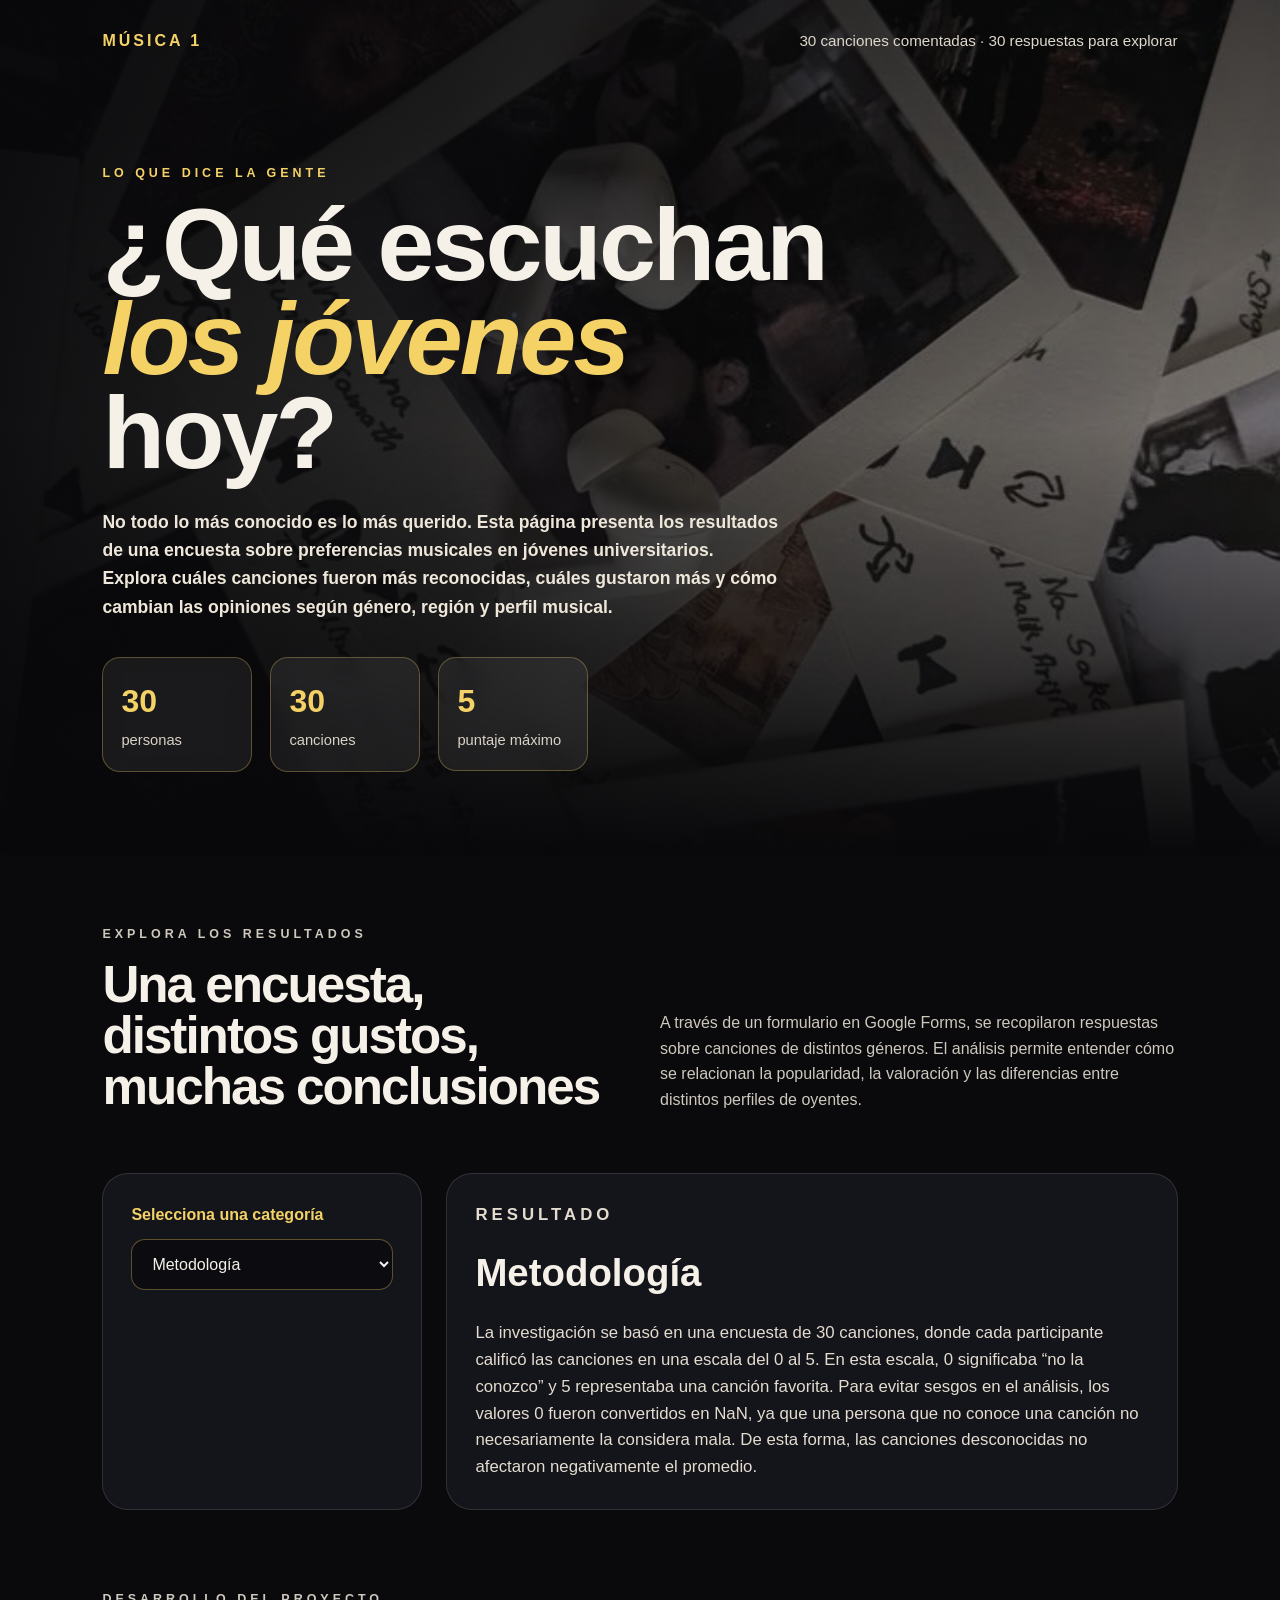
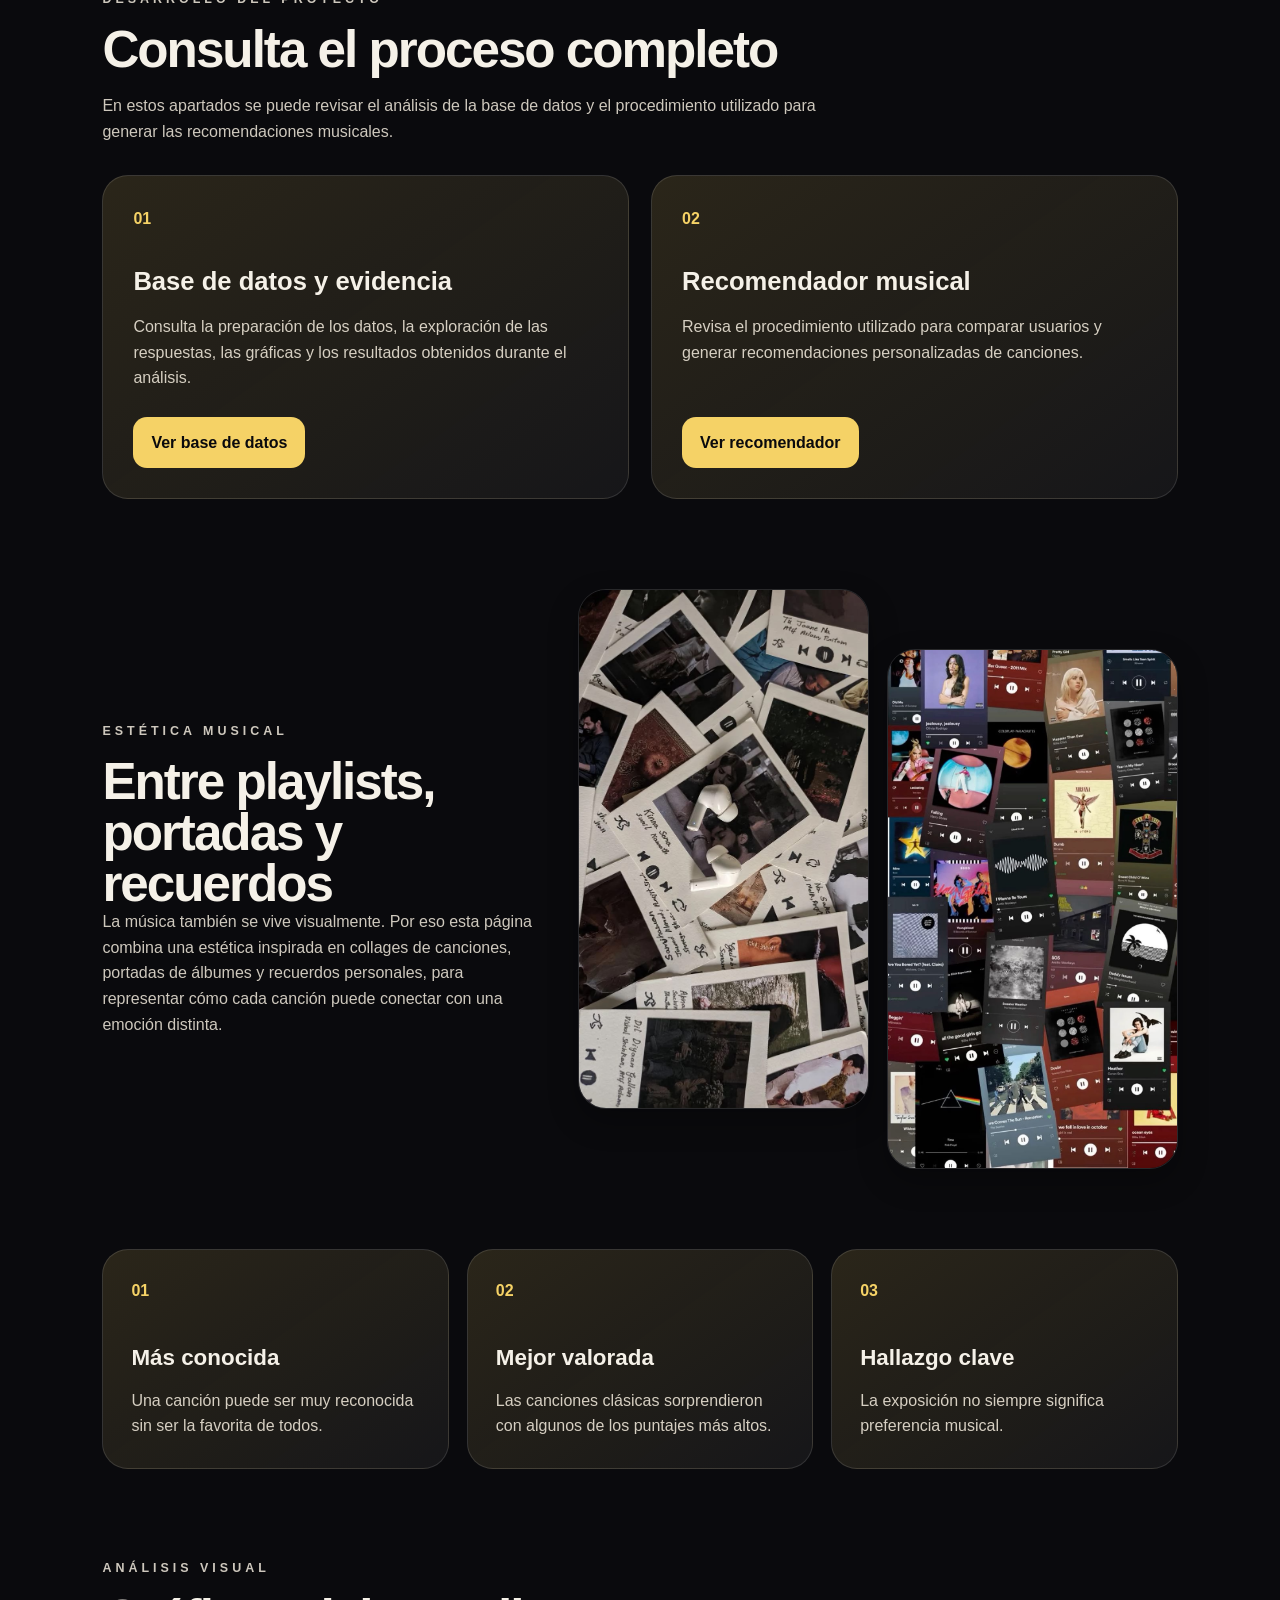
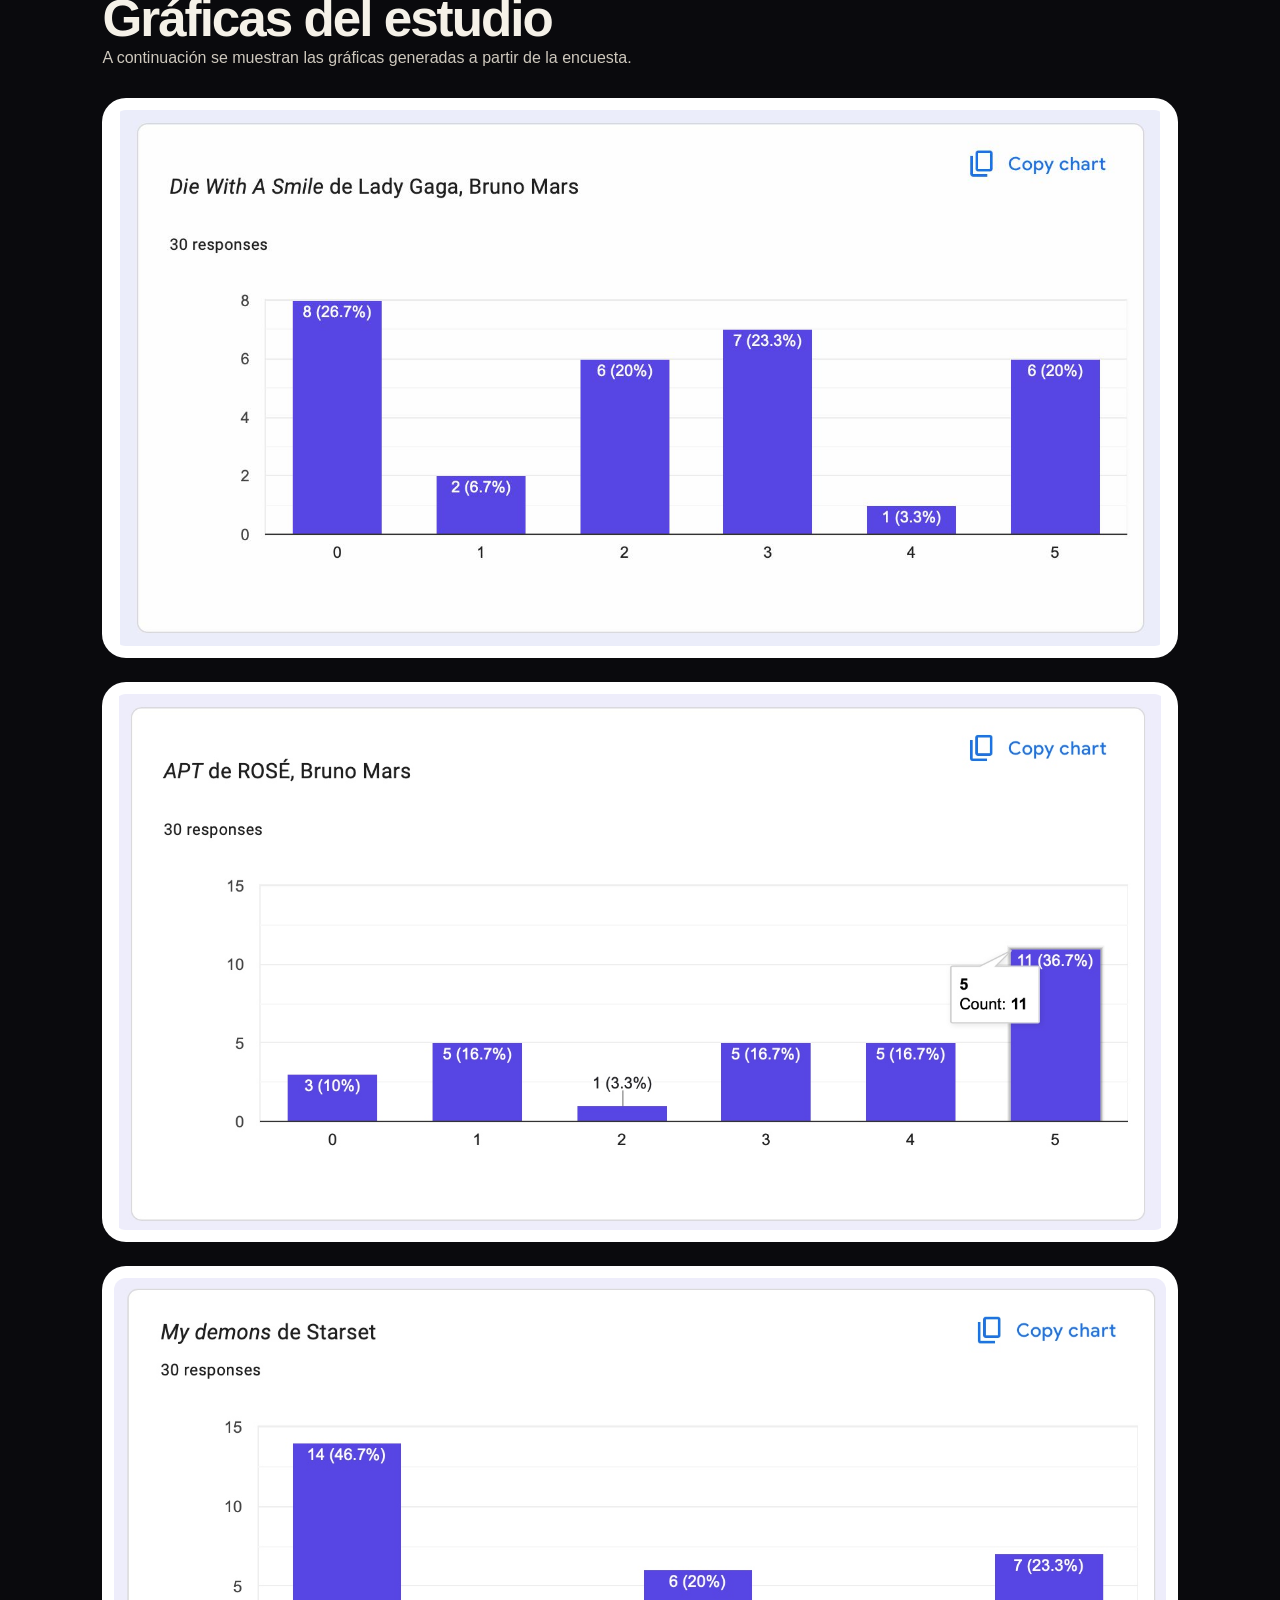
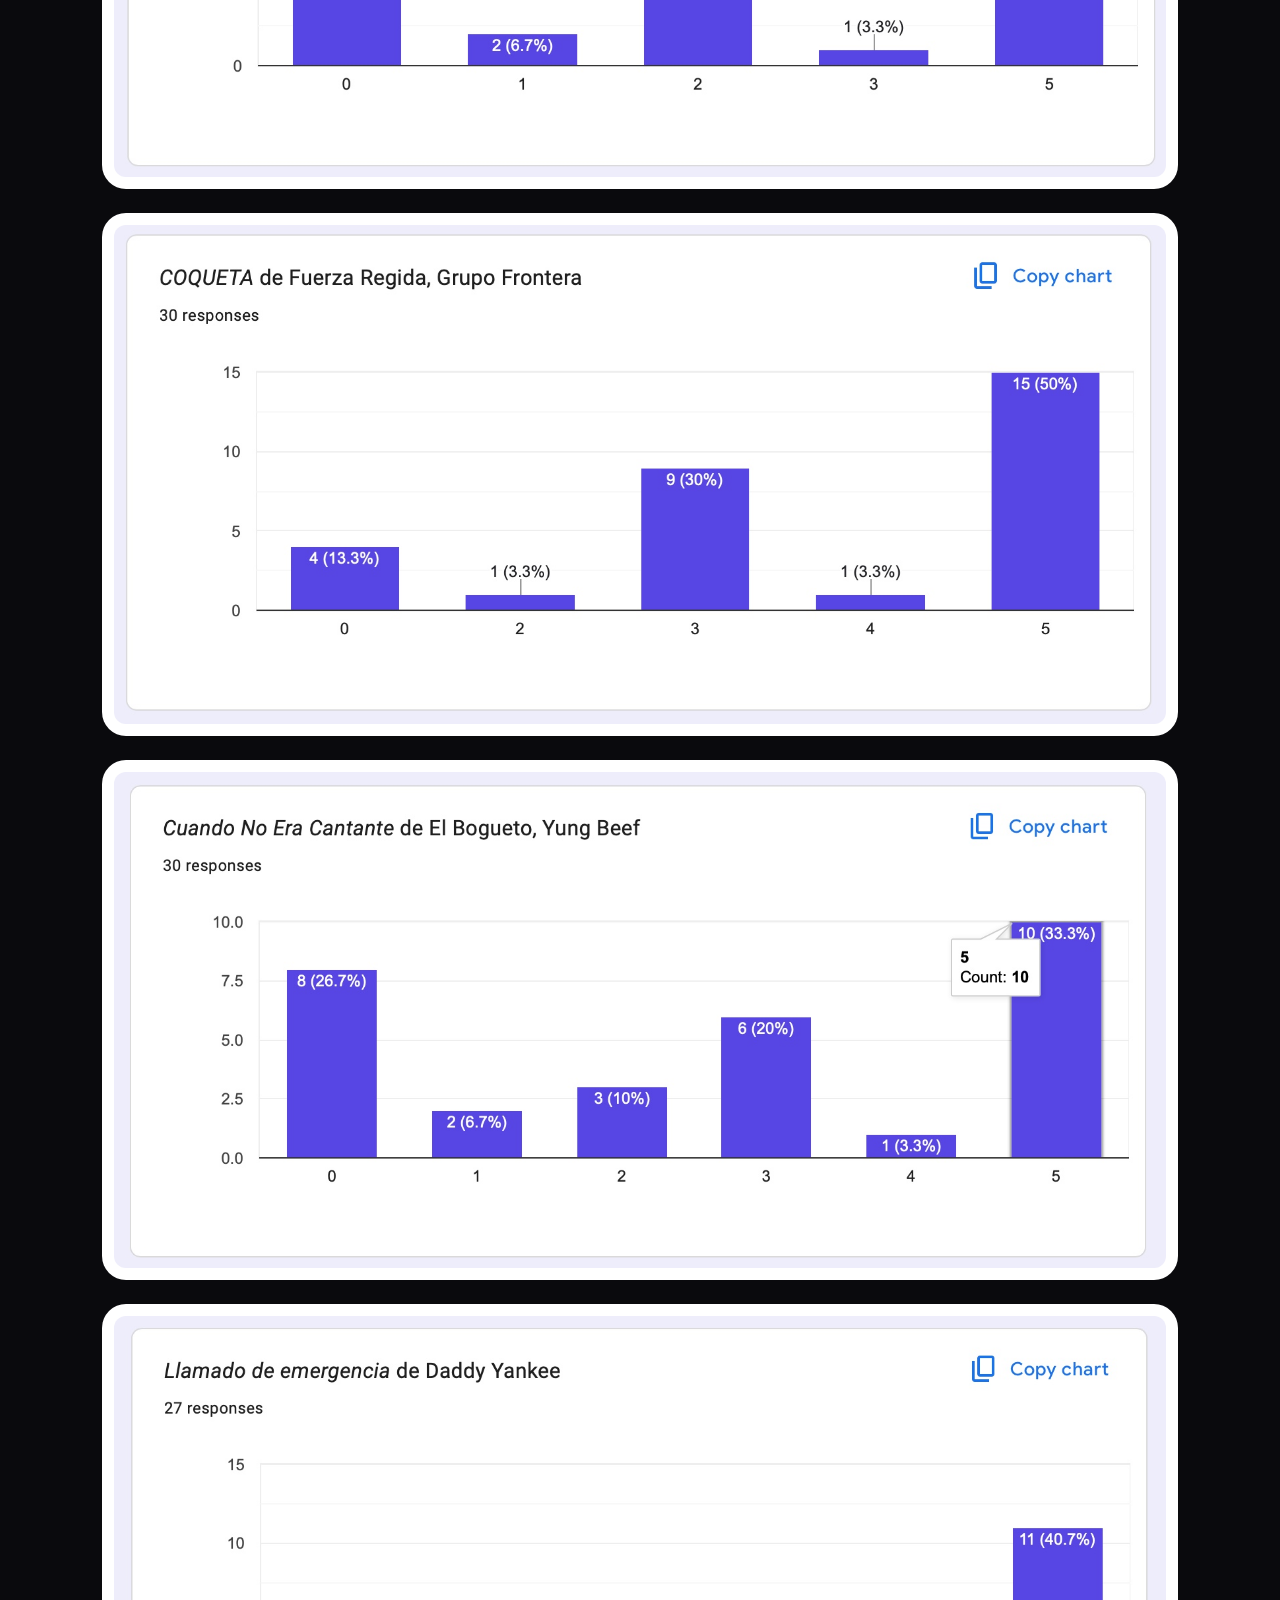
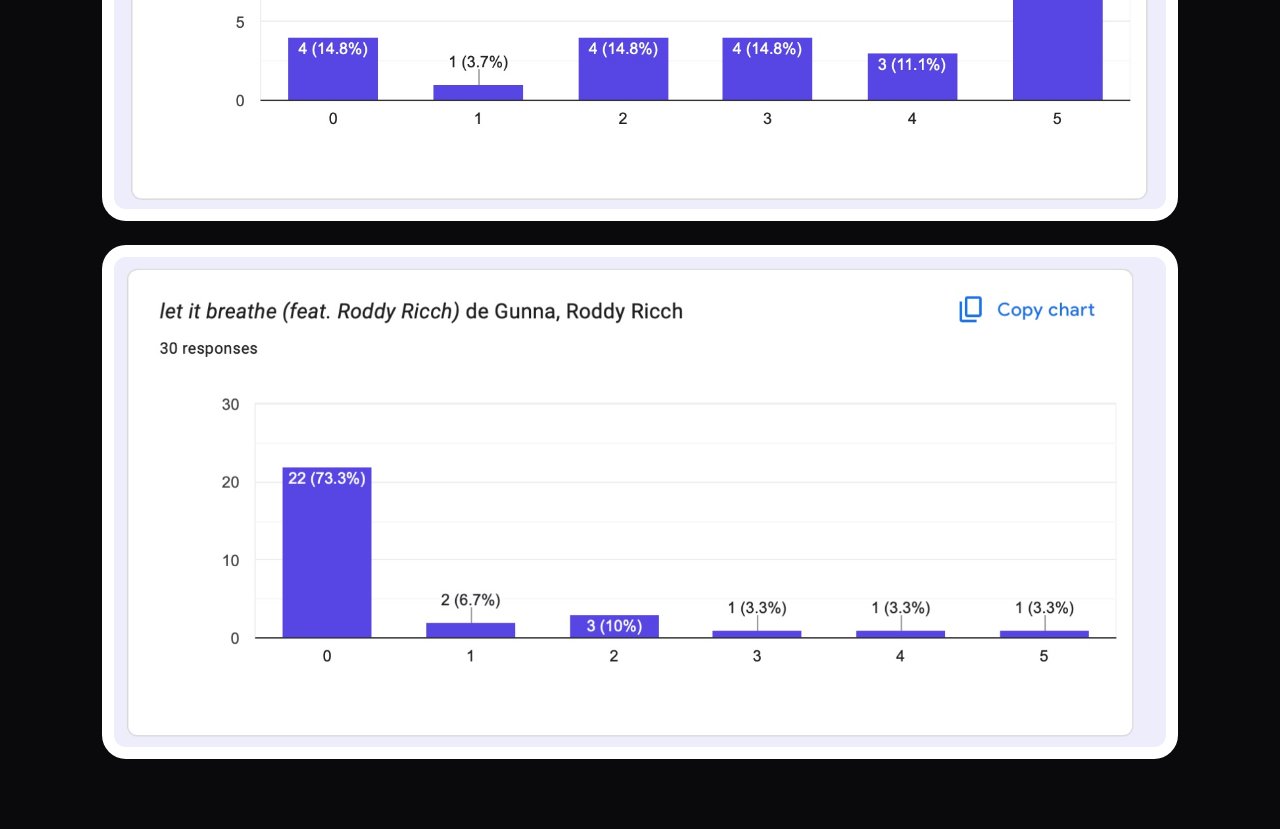
<file: index.html>
<!doctype html>
<html lang="es">
  <head>
    <meta charset="utf-8">
    <meta name="viewport" content="width=device-width, initial-scale=1">
    <title>Preferencias musicales</title>
    <link rel="stylesheet" href="style.css">
  </head>

  <body>
    <header class="hero">
      <div class="hero-overlay"></div>

      <nav class="nav">
        <p class="logo">Música 1</p>
        <p class="nav-text">30 canciones comentadas · 30 respuestas para explorar</p>
      </nav>

      <section class="hero-content">
        <p class="etiqueta">Lo que dice la gente</p>

        <h1>¿Qué escuchan <span>los jóvenes</span> hoy?</h1>

        <p class="bajada">
          No todo lo más conocido es lo más querido. Esta página presenta los resultados
          de una encuesta sobre preferencias musicales en jóvenes universitarios. Explora
          cuáles canciones fueron más reconocidas, cuáles gustaron más y cómo cambian
          las opiniones según género, región y perfil musical.
        </p>

        <div class="hero-datos">
          <div>
            <strong>30</strong>
            <span>personas</span>
          </div>

          <div>
            <strong>30</strong>
            <span>canciones</span>
          </div>

          <div>
            <strong>5</strong>
            <span>puntaje máximo</span>
          </div>
        </div>
      </section>
    </header>

    <main>
      <section class="intro">
        <div>
          <p class="etiqueta">Explora los resultados</p>
          <h2>Una encuesta, distintos gustos, muchas conclusiones</h2>
        </div>

        <p>
          A través de un formulario en Google Forms, se recopilaron respuestas sobre
          canciones de distintos géneros. El análisis permite entender cómo se relacionan
          la popularidad, la valoración y las diferencias entre distintos perfiles de oyentes.
        </p>
      </section>

      <section class="panel">
        <div class="controles" aria-label="Filtros">
          <label for="filtro-categoria">Selecciona una categoría</label>

          <select id="filtro-categoria">
            <option value="metodologia">Metodología</option>
            <option value="generos">Géneros cubiertos</option>
            <option value="muestra">Muestra</option>
            <option value="resultados">Resultados generales</option>
            <option value="reconocimiento">Reconocimiento vs. valoración</option>
            <option value="hallazgos">Hallazgos principales</option>
            <option value="genero-encuestado">Diferencias por género del encuestado</option>
            <option value="region">Diferencias por región</option>
            <option value="correlaciones">Correlaciones entre canciones</option>
            <option value="rock-urbano">Perfil rock vs. urbano</option>
            <option value="recomendaciones-usuario">Recomendaciones por usuario</option>
            <option value="genero-musical">Género musical</option>
            <option value="conclusion">Conclusión</option>
          </select>
        </div>

        <section class="respuestas">
          <p class="etiqueta">Resultado</p>
          <h2 id="resultado-titulo"></h2>
          <div id="resultado"></div>
        </section>
      </section>

      <section class="apartados">
        <div class="apartados-header">
          <p class="etiqueta">Desarrollo del proyecto</p>
          <h2>Consulta el proceso completo</h2>

          <p>
            En estos apartados se puede revisar el análisis de la base de datos
            y el procedimiento utilizado para generar las recomendaciones musicales.
          </p>
        </div>

        <div class="apartados-grid">
          <article class="apartado-card">
            <span>01</span>

            <h3>Base de datos y evidencia</h3>

            <p>
              Consulta la preparación de los datos, la exploración de las respuestas,
              las gráficas y los resultados obtenidos durante el análisis.
            </p>

            <a
              href="Base_de_datos_evidencia_2.html"
              class="apartado-boton"
              target="_blank"
              rel="noopener noreferrer"
            >
              Ver base de datos
            </a>
          </article>

          <article class="apartado-card">
            <span>02</span>

            <h3>Recomendador musical</h3>

            <p>
              Revisa el procedimiento utilizado para comparar usuarios y generar
              recomendaciones personalizadas de canciones.
            </p>

            <a
              href="El_recomendador-2.html"
              class="apartado-boton"
              target="_blank"
              rel="noopener noreferrer"
            >
              Ver recomendador
            </a>
          </article>
        </div>
      </section>

      <section class="visual-section">
        <div class="visual-text">
          <p class="etiqueta">Estética musical</p>
          <h2>Entre playlists, portadas y recuerdos</h2>

          <p>
            La música también se vive visualmente. Por eso esta página combina una
            estética inspirada en collages de canciones, portadas de álbumes y recuerdos
            personales, para representar cómo cada canción puede conectar con una emoción distinta.
          </p>
        </div>

        <div class="visual-grid">
          <img src="img1.jpeg" alt="Collage musical">
          <img src="img2.jpeg" alt="Composición visual inspirada en música">
        </div>
      </section>

      <section class="tarjetas">
        <article>
          <span>01</span>
          <h3>Más conocida</h3>
          <p>Una canción puede ser muy reconocida sin ser la favorita de todos.</p>
        </article>

        <article>
          <span>02</span>
          <h3>Mejor valorada</h3>
          <p>Las canciones clásicas sorprendieron con algunos de los puntajes más altos.</p>
        </article>

        <article>
          <span>03</span>
          <h3>Hallazgo clave</h3>
          <p>La exposición no siempre significa preferencia musical.</p>
        </article>
      </section>

      <section class="graficas">
        <div class="graficas-header">
          <p class="etiqueta">Análisis visual</p>
          <h2>Gráficas del estudio</h2>

          <p>
            A continuación se muestran las gráficas generadas a partir de la encuesta.
          </p>
        </div>

        <div class="galeria-graficas">
          <img src="i1.jpeg" alt="Gráfica 1">
          <img src="i2.jpeg" alt="Gráfica 2">
          <img src="i3.jpeg" alt="Gráfica 3">
          <img src="i4.jpeg" alt="Gráfica 4">
          <img src="i5.jpeg" alt="Gráfica 5">
          <img src="i6.jpeg" alt="Gráfica 6">
          <img src="i7.jpeg" alt="Gráfica 7">
        </div>
      </section>
    </main>

    <script src="script.js"></script>
  </body>
</html>
</file>
<file: style.css>
* {
  box-sizing: border-box;
  margin: 0;
  padding: 0;
}

body {
  font-family: Arial, Helvetica, sans-serif;
  background: #0a0a0d;
  color: #f5f1e8;
  line-height: 1.6;
}

.hero {
  position: relative;
  min-height: 95vh;
  padding: 28px 8%;
  background-image: url("img1.jpeg");
  background-size: cover;
  background-position: center;
  overflow: hidden;
}

.hero-overlay {
  position: absolute;
  inset: 0;
  background:
    linear-gradient(
      90deg,
      rgba(8, 8, 10, 0.95) 0%,
      rgba(8, 8, 10, 0.78) 35%,
      rgba(8, 8, 10, 0.45) 70%,
      rgba(8, 8, 10, 0.25) 100%
    ),
    linear-gradient(
      0deg,
      rgba(8, 8, 10, 1) 0%,
      rgba(8, 8, 10, 0.2) 50%,
      rgba(8, 8, 10, 0.6) 100%
    );
}

.nav,
.hero-content {
  position: relative;
  z-index: 2;
}

.nav {
  display: flex;
  justify-content: space-between;
  align-items: center;
  margin-bottom: 110px;
}

.logo {
  font-weight: 900;
  letter-spacing: 3px;
  text-transform: uppercase;
  color: #f5d266;
}

.nav-text {
  color: #ded7cb;
  font-size: 0.95rem;
}

.hero-content {
  max-width: 760px;
}

.etiqueta {
  color: #f5d266;
  font-size: 0.78rem;
  font-weight: 900;
  letter-spacing: 4px;
  text-transform: uppercase;
  margin-bottom: 14px;
}

h1 {
  font-size: clamp(3rem, 8vw, 6.8rem);
  line-height: 0.92;
  letter-spacing: -3px;
  margin-bottom: 28px;
}

h1 span {
  color: #f5d266;
  font-style: italic;
}

.bajada {
  max-width: 680px;
  font-size: 1.1rem;
  color: #eee7da;
  font-weight: 600;
}

.hero-datos {
  display: flex;
  gap: 18px;
  flex-wrap: wrap;
  margin-top: 36px;
}

.hero-datos div {
  min-width: 150px;
  padding: 18px;
  border: 1px solid rgba(245, 210, 102, 0.3);
  background: rgba(255, 255, 255, 0.07);
  backdrop-filter: blur(10px);
  border-radius: 18px;
}

.hero-datos strong {
  display: block;
  font-size: 2rem;
  color: #f5d266;
}

.hero-datos span {
  color: #d9d2c6;
  font-size: 0.92rem;
}

main {
  padding: 70px 8%;
}

.intro {
  display: grid;
  grid-template-columns: 1fr 1fr;
  gap: 40px;
  align-items: end;
  margin-bottom: 60px;
}

.intro h2,
.apartados-header h2,
.visual-text h2,
.graficas-header h2 {
  font-size: clamp(2rem, 4vw, 4rem);
  line-height: 1;
  letter-spacing: -2px;
}

.intro p,
.apartados-header p,
.visual-text p,
.graficas-header p {
  color: #cec8bd;
}

.panel {
  display: grid;
  grid-template-columns: 320px 1fr;
  gap: 24px;
  margin-bottom: 80px;
}

.controles,
.respuestas {
  border: 1px solid rgba(255, 255, 255, 0.12);
  background: #14141b;
  border-radius: 26px;
  padding: 28px;
}

.controles label {
  display: block;
  margin-bottom: 12px;
  color: #f5d266;
  font-weight: 800;
}

select {
  width: 100%;
  padding: 15px 16px;
  border: 1px solid rgba(245, 210, 102, 0.35);
  border-radius: 14px;
  background: #0b0b10;
  color: #f5f1e8;
  font-size: 1rem;
  outline: none;
}

.respuestas h2 {
  font-size: clamp(1.8rem, 3vw, 3rem);
  margin-bottom: 16px;
}

.respuestas p {
  color: #e3dccf;
  font-size: 1.05rem;
}

.apartados {
  margin-bottom: 90px;
}

.apartados-header {
  max-width: 760px;
  margin-bottom: 30px;
}

.apartados-header h2 {
  margin-bottom: 18px;
}

.apartados-grid {
  display: grid;
  grid-template-columns: repeat(2, 1fr);
  gap: 22px;
}

.apartado-card {
  padding: 30px;
  min-height: 300px;
  border-radius: 26px;
  background: linear-gradient(
    145deg,
    rgba(245, 210, 102, 0.14),
    rgba(255, 255, 255, 0.05)
  );
  border: 1px solid rgba(255, 255, 255, 0.12);
  display: flex;
  flex-direction: column;
  align-items: flex-start;
}

.apartado-card span {
  display: inline-block;
  color: #f5d266;
  font-weight: 900;
  margin-bottom: 30px;
}

.apartado-card h3 {
  font-size: 1.6rem;
  margin-bottom: 12px;
}

.apartado-card p {
  color: #d6cfc2;
  margin-bottom: 26px;
}

.apartado-boton {
  display: inline-block;
  margin-top: auto;
  padding: 13px 18px;
  border-radius: 14px;
  background: #f5d266;
  color: #0a0a0d;
  font-weight: 900;
  text-decoration: none;
  transition:
    transform 0.2s ease,
    opacity 0.2s ease;
}

.apartado-boton:hover {
  transform: translateY(-3px);
  opacity: 0.9;
}

.visual-section {
  display: grid;
  grid-template-columns: 0.85fr 1.15fr;
  gap: 32px;
  align-items: center;
  margin-bottom: 80px;
}

.visual-grid {
  display: grid;
  grid-template-columns: 1fr 1fr;
  gap: 18px;
}

.visual-grid img {
  width: 100%;
  height: 520px;
  object-fit: cover;
  border-radius: 28px;
  border: 1px solid rgba(255, 255, 255, 0.12);
  box-shadow: 0 12px 30px rgba(0, 0, 0, 0.28);
}

.visual-grid img:nth-child(2) {
  margin-top: 60px;
}

.tarjetas {
  display: grid;
  grid-template-columns: repeat(3, 1fr);
  gap: 18px;
  margin-bottom: 90px;
}

.tarjetas article {
  padding: 28px;
  min-height: 220px;
  border-radius: 26px;
  background: linear-gradient(
    145deg,
    rgba(245, 210, 102, 0.14),
    rgba(255, 255, 255, 0.05)
  );
  border: 1px solid rgba(255, 255, 255, 0.12);
}

.tarjetas span {
  display: inline-block;
  color: #f5d266;
  font-weight: 900;
  margin-bottom: 36px;
}

.tarjetas h3 {
  font-size: 1.4rem;
  margin-bottom: 12px;
}

.tarjetas p {
  color: #d6cfc2;
}

.graficas-header {
  max-width: 720px;
  margin-bottom: 28px;
}

.galeria-graficas {
  display: grid;
  grid-template-columns: 1fr;
  gap: 24px;
}

.galeria-graficas img {
  width: 100%;
  max-height: 560px;
  object-fit: contain;
  background: #ffffff;
  padding: 12px;
  border-radius: 24px;
}

@media (max-width: 900px) {
  .intro,
  .panel,
  .apartados-grid,
  .visual-section,
  .tarjetas {
    grid-template-columns: 1fr;
  }

  .nav {
    flex-direction: column;
    align-items: flex-start;
    gap: 12px;
    margin-bottom: 80px;
  }

  .visual-grid {
    grid-template-columns: 1fr;
  }

  .visual-grid img {
    height: 420px;
  }

  .visual-grid img:nth-child(2) {
    margin-top: 0;
  }
}
</file>
